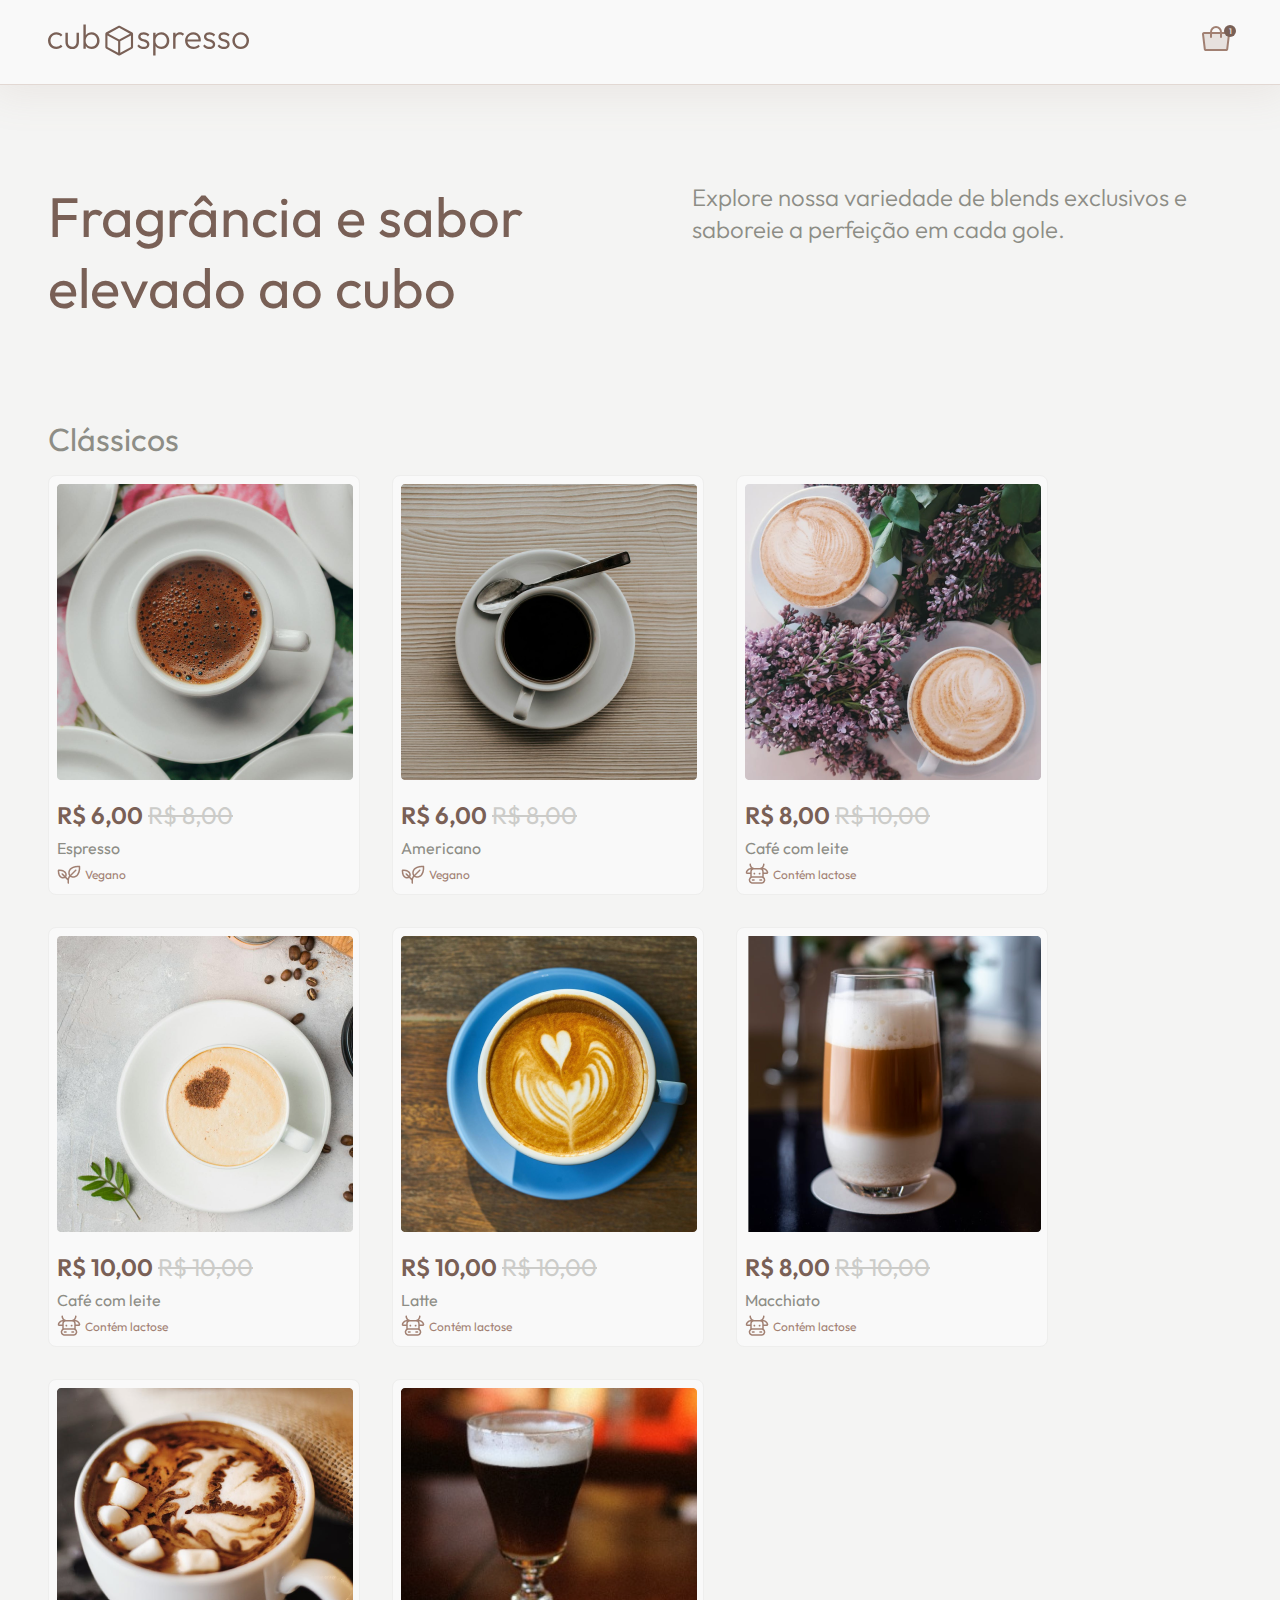
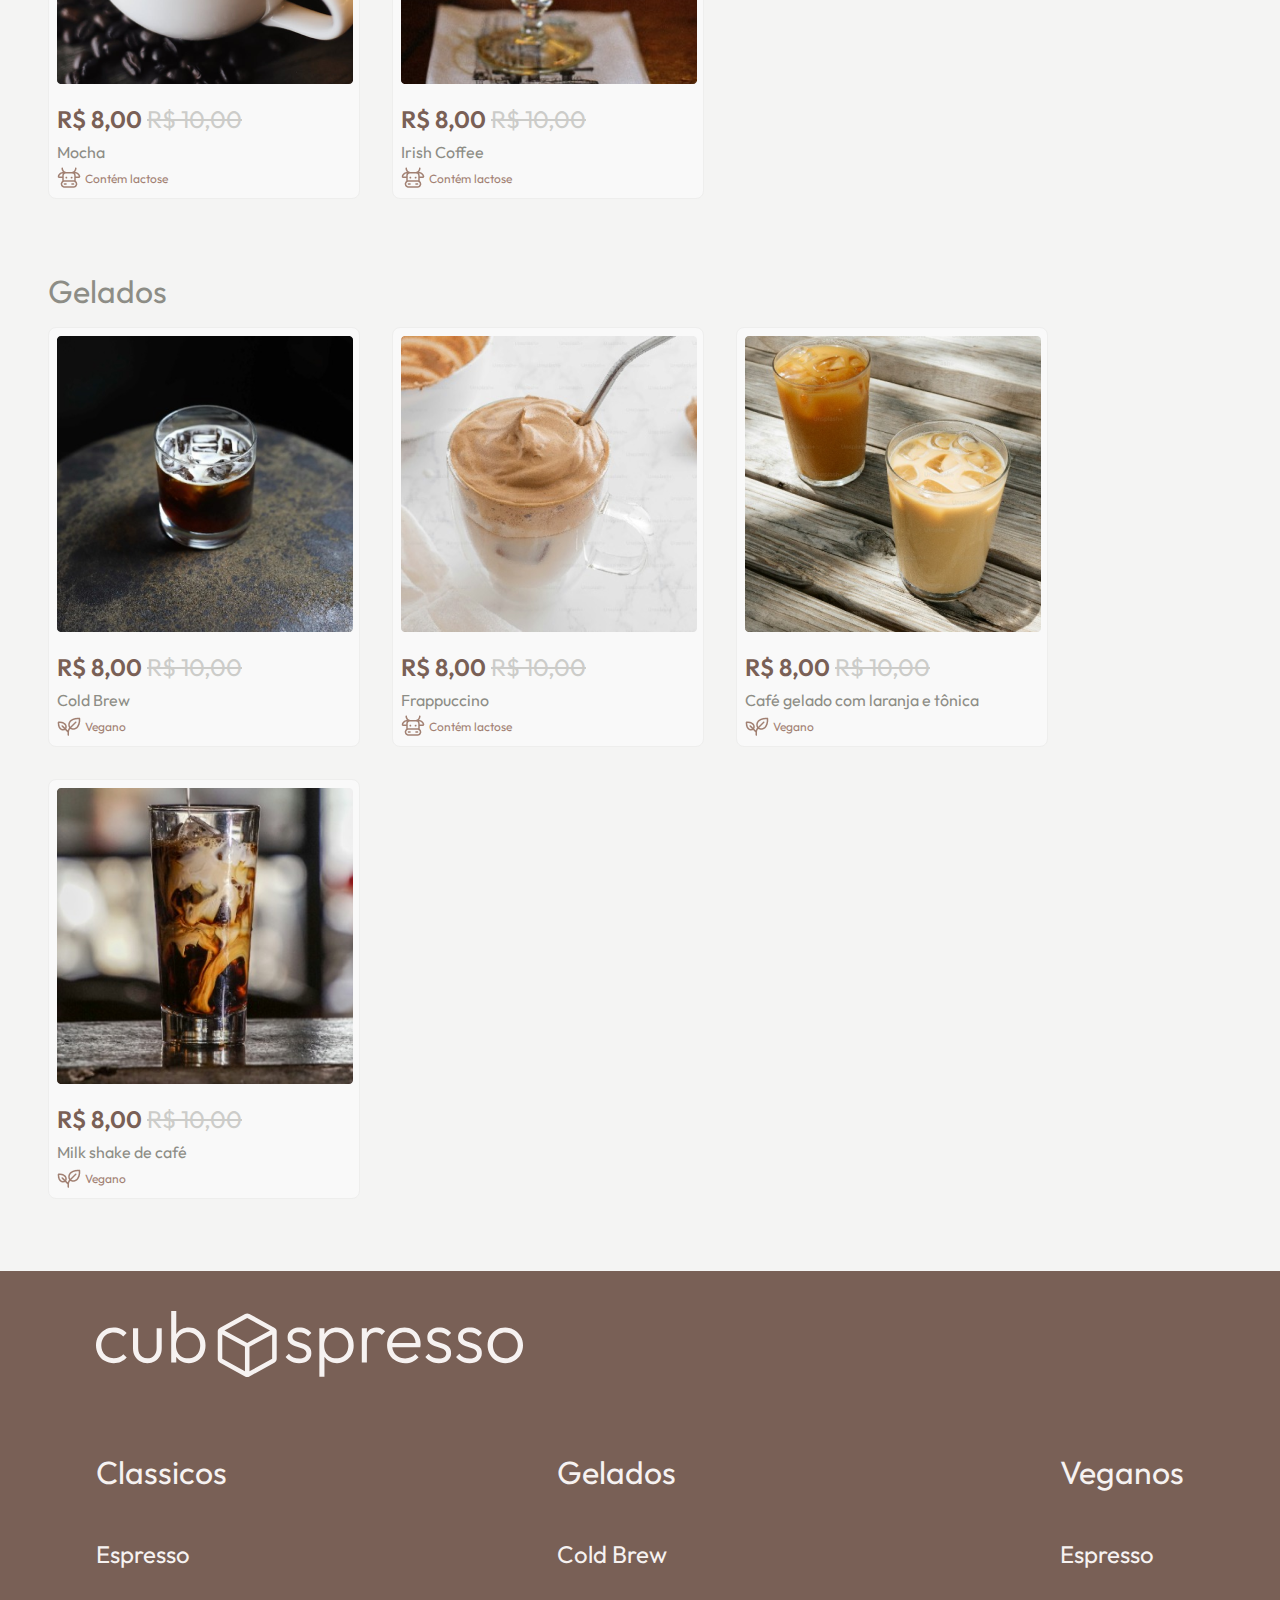
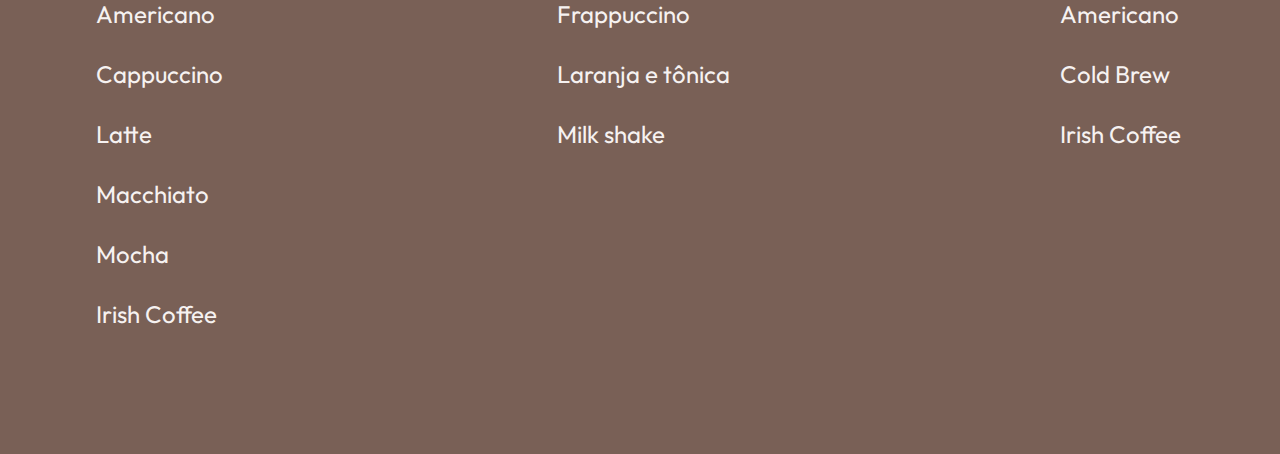
<file: index.html>
<!DOCTYPE html>
<html lang="pt-BR">
<head>
  <script src="./script/script.js"></script>
  <meta charset="UTF-8">
  <meta name="viewport" content="width=device-width, initial-scale=1.0">
  <link rel="preconnect" href="https://fonts.googleapis.com">
  <link rel="preconnect" href="https://fonts.gstatic.com" crossorigin>
  <link href="https://fonts.googleapis.com/css2?family=Inter:wght@100..900&family=Outfit:wght@100..900&family=Source+Sans+3:ital,wght@0,200..900;1,200..900&display=swap" rel="stylesheet">
  <title>Cubospresso</title>
  <link rel="stylesheet" href="./css/global.css">
  <link rel="stylesheet" href="./css/home.css">
</head>
<body>
  <header class="header">
    <div class="container">
      <a href="./index.html">
        <img src="./image/logo.svg" alt="logo cubospresso">
      </a>
      <a href="#" class="link__quantity">
        <img src="./image/Tote.svg" alt="Carrinho">
        <span class="badge__quantity">1</span>
      </a>
    </div>
  </header>
  <main>
    <section class="slogan">
      <div class="container">
        <h1 class="slogan__title">Fragrância e sabor elevado ao cubo</h1>
        <p class="slogan__text">
          Explore nossa variedade de blends exclusivos e saboreie a perfeição em cada gole.
        </p>
      </div>
    </section>
    <section class="products">
      <div class="container">
        <h2 class="products__title">Clássicos</h2>
        <div class="products__list">
          <script>
            // Chama a função assim que a página carregar
            document.addEventListener('DOMContentLoaded', () => {
              const containers = document.querySelectorAll('.products__list');
              let categoria1 = 'classicos';
              let categoria2 = 'gelados';
              renderizarProdutos(categoria1, containers[0]);
              renderizarProdutos(categoria2, containers[1]);
          });
        </script>
        </div>
      </div>
    </section>
    <section class="products">
      <div class="container">
        <h2 class="products__title">Gelados</h2>
        <div class="products__list">     
        </div>
      </div>
    </section>
  </main>
  <footer class="footer">
    <section class="container">
      <img src="./image/logo-02.svg" alt="logo cubospresso">
      <div class="footer__list">
        <div class="footer__list--item">
          <h3>Classicos</h3>
          <ul>
            <li>Espresso</li>
            <li>Americano</li>
            <li>Cappuccino</li>
            <li>Latte</li>
            <li>Macchiato</li>
            <li>Mocha</li>
            <li>Irish Coffee</li>
          </ul>
        </div>
        <div class="footer__list--item">
          <h3>Gelados</h3>
          <ul>
            <li>Cold Brew</li>
            <li>Frappuccino</li>
            <li>Laranja e tônica</li>
            <li>Milk shake</li>
          </ul>
        </div>
        <div class="footer__list--item">
          <h3>Veganos</h3>
          <ul>
            <li>Espresso</li>
            <li>Americano</li>
            <li>Cold Brew</li>
            <li>Irish Coffee</li>          
          </ul>
        </div>
      </div>
    </section>
  </footer>
</body>
</html>
</file>
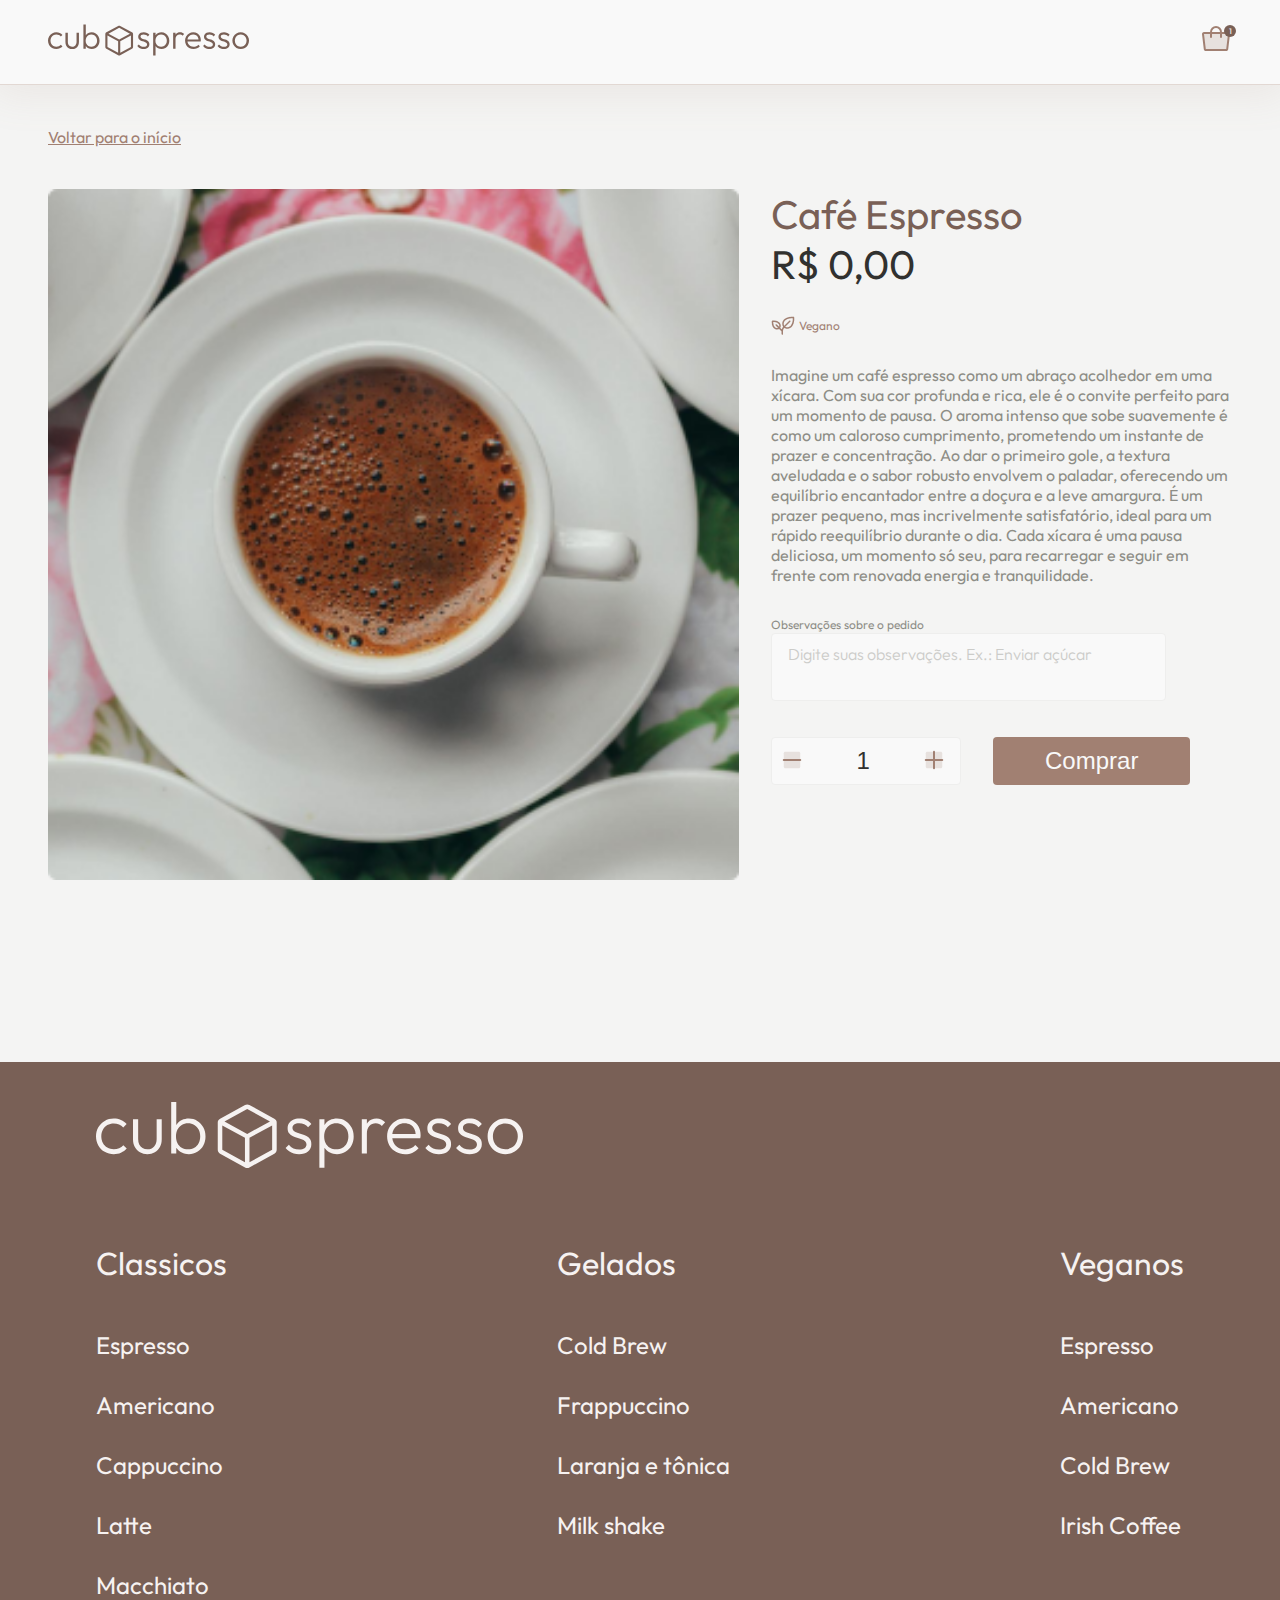
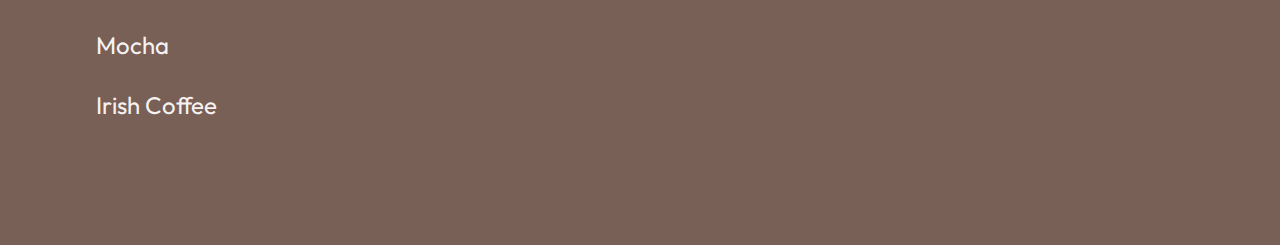
<file: product.html>
<!DOCTYPE html>
<html lang="pt-BR">
<head>
  <script src="./script/script.js"></script>
  <meta charset="UTF-8">
  <meta name="viewport" content="width=device-width, initial-scale=1.0">
  <link rel="preconnect" href="https://fonts.googleapis.com">
  <link rel="preconnect" href="https://fonts.gstatic.com" crossorigin>
  <link href="https://fonts.googleapis.com/css2?family=Inter:wght@100..900&family=Outfit:wght@100..900&family=Source+Sans+3:ital,wght@0,200..900;1,200..900&display=swap" rel="stylesheet">
  <title>Cubospresso</title>
  <link rel="stylesheet" href="./css/global.css">
  <link rel="stylesheet" href="./css/product.css">
</head>
<body>
  <script>
    document.addEventListener('DOMContentLoaded', async () => {
      let idProduto = getQueryParam('p');
      console.log('id do produto', idProduto);
      if (idProduto) {
          const produto = await getProductById(parseInt(idProduto));
          console.log(produto)
          const title = document.getElementsByClassName('product__title');
          console.log(title)
          const price = document.getElementsByClassName('product__price');
          const description = document.getElementsByClassName('product__description');
          const image = document.getElementsByClassName('product__image');
          const tag = document.getElementsByClassName("product__tag")
          title[0].innerText = produto.nome;
          price[0].innerText = `R$ ${(produto.preco.por / 100).toFixed(2).replace('.', ',')}`;
          description[0].innerText = produto.descricao;
          image[0].src = produto.imagem;
          image[0].alt = produto.nome;

        if(produto.vegano) {
          tag[0].children[0].src = "./image/Plant.png"
          tag[0].children[0].alt = "Planta"
          tag[0].children[1].innerText = 'Vegano'
        } else {
          tag[0].children[0].src = "./image/Cow.png"
          tag[0].children[0].alt = 'Lactose'
          tag[0].children[1].innerText = 'Contém lactose'
        }

          }
        })
  </script>
  <header class="header">
    <div class="container">
      <a href="./index.html">
        <img src="./image/logo.svg" alt="logo cubospresso">
      </a>
      <a href="#" class="link__quantity">
        <img src="./image/Tote.svg" alt="Carrinho">
        <span class="badge__quantity">1</span>
      </a>
    </div>
  </header>
  <main>
    <div class="container product__container">
      <a href="./index.html" class="product__link">Voltar para o início</a>
      <section class="product">
        <div class="product__container--image">
          <img src="./image/product-01.png" class="product__image" alt="produto 1">
        </div>
        <div class="product__data">
          <h1 class="product__title">Café Espresso</h1>
          <h2 class="product__price">R$ 0,00</h2>
          <div class="product__tag">
            <img src="./image/Plant.png" alt="planta">
            <span>Vegano</span>
          </div>
          <p class="product__description">
            Imagine um café espresso como um abraço acolhedor em uma xícara. Com sua cor profunda e rica, ele é o convite perfeito para um momento de pausa. O aroma intenso que sobe suavemente é como um caloroso cumprimento, prometendo um instante de prazer e concentração. Ao dar o primeiro gole, a textura aveludada e o sabor robusto envolvem o paladar, oferecendo um equilíbrio encantador entre a doçura e a leve amargura. É um prazer pequeno, mas incrivelmente satisfatório, ideal para um rápido reequilíbrio durante o dia. Cada xícara é uma pausa deliciosa, um momento só seu, para recarregar e seguir em frente com renovada energia e tranquilidade.
          </p>
          <form>
            <section class="product__observation">
              <label for="observation">Observações sobre o pedido</label>
              <textarea rows="3" name="observation" id="observation" placeholder="Digite suas observações. Ex.: Enviar açúcar"></textarea>
            </section>
            <div class="product__buy">
              <section class="product__quantity">
                <button class="product__quantity--minus">
                  <img src="./image/Minus.svg" alt="menos um">
                </button>
                <input type="text" class="product__quantity--input" value="1">
                <button class="product__quantity--plus">
                  <img src="./image/Plus.svg" alt="mais um">
                </button>
              </section>
              <button class="product__button">
                Comprar
              </button>
            </div>
          </form>
        </div>
      </section>
    </div>

  </main>
  <footer class="footer">
    <section class="container">
      <img src="./image/logo-02.svg" alt="logo cubospresso">
      <div class="footer__list">
        <div class="footer__list--item">
          <h3>Classicos</h3>
          <ul>
            <li>Espresso</li>
            <li>Americano</li>
            <li>Cappuccino</li>
            <li>Latte</li>
            <li>Macchiato</li>
            <li>Mocha</li>
            <li>Irish Coffee</li>
          </ul>
        </div>
        <div class="footer__list--item">
          <h3>Gelados</h3>
          <ul>
            <li>Cold Brew</li>
            <li>Frappuccino</li>
            <li>Laranja e tônica</li>
            <li>Milk shake</li>
          </ul>
        </div>
        <div class="footer__list--item">
          <h3>Veganos</h3>
          <ul>
            <li>Espresso</li>
            <li>Americano</li>
            <li>Cold Brew</li>
            <li>Irish Coffee</li>          
          </ul>
        </div>
      </div>
    </section>
  </footer>
</body>
</html>
</file>
<file: css/global.css>
:root {
  --brown-100: #f6f2f1;
  --brown-200: #f1ecea;
  --brown-300: #e2d8d3;
  --brown-400: #a18072;
  --brown-500: #917367;
  --brown-600: #81665b;
  --brown-700: #796056;
  --brown-800: #614d44;
  --brown-900: #483a33;
  --brown-950: #382d28;

  --gray-100: #f9f9f9;
  --gray-200: #ededec;
  --gray-300: #e3e3e1;
  --gray-400: #f4f4f3;
  --gray-500: #e6e6e4;
  --gray-600: #d8d8d6;
  --gray-700: #eeeeed;
  --gray-800: #ccccc9;
  --gray-900: #8d8d86;
  --gray-950: #31312f;
}

* {
  margin: 0;
  padding: 0;
  box-sizing: border-box;
  outline: none;
}

html {
  font-size: 62.5%;
}

a {
  color: inherit;
  text-decoration: none;
}

button {
  cursor: pointer;
}

body, textarea {  
  background-color: var(--gray-400);
  font-family: "Outfit", sans-serif; 
  -webkit-font-smoothing: antialiased;
  font-size: 1.6rem;
}

.container {
  width: 100%;
  max-width: 1440px;
  padding: 0 48px;
  margin: auto;
}

.header {
  padding: 24px 0; 
  border-bottom: 1px solid var(--brown-300);
  background: var(--gray-100);
  box-shadow: 0px 0px 44px 8px rgba(161, 128, 114, 0.12);
}

.header .container,
.slogan .container {
  display: flex;
  justify-content: space-between;
}

.slogan {
  padding: 96px 0; 
}

.slogan__title {
  color: var(--brown-700); 
  font-size: 5.6rem;
  font-style: normal;
  font-weight: 400;
  line-height: normal;

  width: 541px;
}

.slogan__text {
  color: var(--gray-900);
  font-size: 2.4rem;
  font-style: normal;
  font-weight: 300;
  line-height: 32px; 

  width: 540px;
}


.footer {
  background-color: var(--brown-700);
  color: var(--brown-100); 
  font-size: 2.4rem;
  font-style: normal;
  font-weight: 400;
  line-height: 24px; /* 100% */
  padding: 40px 48px 110px 48px
}

.footer img {
  padding-bottom: 72px;
}

.footer h3 {
  padding-bottom: 32px;
  font-size: 3.2rem;
  font-style: normal;
  font-weight: 400;
  line-height: normal;
}

.footer__list {
  display: flex;
  justify-content: space-between;
}

.footer__list--item ul {
  list-style: none;
}

.footer__list--item li{
  padding: 18px 0
}

.product__tag {
  display: flex;
  align-items: center;
  gap: 4px;
  color: var(--brown-400);
  font-size: 1.2rem;
  font-style: normal;
  font-weight: 400;
  line-height: normal;
}
.link__quantity {
  position: relative;
}
.badge__quantity {
  border-radius: 24px;
  background: var(--brown-700);
  width: 12px;
  height: 12px;
  padding: 2px;
  position: absolute;
  right: -4px;
  top: 1px;
  color: var(--brown-100);
  text-align: center;
  font-size: 0.8rem;
  font-style: normal;
  font-weight: 500;
  line-height: 8px;
}

/* responsividade */

@media (max-width: 768px) {
  .container {
    padding: 0 24px;
  }

  .slogan {
    padding: 25px 0; 
  }

  .slogan .container {
    display: block;
    padding: 0 24px;
  }
  
  .slogan__title {
    width: auto;
    font-size: 3.2rem;
  }

  .slogan__text {
    font-size: 18px;
    width: auto;
  }

  .footer {
    padding: 40px 24px;
  }

  .footer img {
    padding-bottom: 72px;
    max-width: 312px;
    width: 100%;
  }

  .footer__list {
    flex-wrap: wrap;
    row-gap: 48px;
  }

  .footer__list--item {
    width: 100%;
  }
}
</file>
<file: css/home.css>
.products__title {
  color: var(--gray-900);
  font-size: 3.2rem;
  font-style: normal;
  font-weight: 400;
  line-height: normal;
  margin-bottom: 16px;
}

.products__list {
  display: flex;
  gap: 32px;
  flex-wrap: wrap;
  margin-bottom: 72px;
}

.products__list--item {
  width: 312px;
  border-radius: 8px;
  border: 1px solid var(--gray-700);
  background: var(--gray-100); 
  padding: 8px;
}

.products__list--price {
  color: var(--brown-700);
  font-size: 2.4rem;
  font-style: normal;
  font-weight: 600;
  line-height: normal;
  margin-top: 16px;
}

.products__list--price span {
  color: var(--gray-800);
  font-size: 2.4rem;
  font-style: normal;
  font-weight: 400;
  line-height: normal;
  text-decoration-line: line-through;

}
.products__list--name {
  color: var(--gray-900);
  font-size: 1.6rem;
  font-style: normal;
  font-weight: 400;
  line-height: normal;
}

.products__list--name {
  color: var(--gray-900);
  font-size: 1.6rem;
  font-style: normal;
  font-weight: 400;
  line-height: normal;
  margin-top: 8px;
}

.product__tag {
  margin-top: 4px
}

/* responsividade */

@media (max-width: 768px) {   
  .products__list {
    flex-wrap: nowrap;
    margin-bottom: 72px;
    overflow-x: auto;
  }
}
</file>
<file: css/product.css>
.product__link {
  color: var(--brown-400);
  font-size: 1.6rem;
  font-style: normal;
  font-weight: 400;
  line-height: 24px; /* 150% */
  text-decoration: underline;
}

.product {
  display: flex;
  padding-top: 40px;
  gap: 32px
}

.product__container--image {
  width: 60%;
}

.product__data { 
  width: 40%;
}

.product__container {
  padding-top: 40px;
  padding-bottom: 178px;
}

.product__image {
  width: 100%;
  object-fit: cover;
  border-radius: 4px;
}

.product__title {
  color: var(--brown-700);
  font-size: 4.0rem;
  font-style: normal;
  font-weight: 400;
  line-height: normal;
}

.product__price {
  color: var(--gray-950);
  font-size: 4.0rem;
  font-style: normal;
  font-weight: 400;
  line-height: normal;
}

.product__description {
  color: var(--gray-900);
  font-size: 1.6rem;
  font-style: normal;
  font-weight: 400;
  line-height: normal;
}

.product__tag {
  padding-top: 24px;
  padding-bottom: 28px;
}

.product__observation {
  padding-top: 32px;
}

.product__observation label{
  color: var(--gray-900);
  font-size: 1.2rem;
  font-style: normal;
  font-weight: 400;
  line-height: 16px; /* 133.333% */
  display: block;
}

.product__observation textarea {
  border-radius: 4px;
  border: 1px solid var(--gray-700);
  background: var(--gray-100);
  font-size: 1.6rem;
  font-style: normal;
  font-weight: 300;
  line-height: 24px; /* 150% */
  width: 395px;
  height: 68px;
  padding: 8px 16px;
  resize: none
}

.product__observation textarea::placeholder {
  color: var(--gray-800);  
}

.product__quantity--minus,
.product__quantity--plus,
.product__quantity--input {
  background-color: transparent;
  border: 0;
  cursor: pointer;
}

.product__quantity--input  {
  color: var(--gray-950);
  font-size: 2.4rem;
  font-style: normal;
  font-weight: 400;
  line-height: 24px; /* 100% */
  width: 118px;
  text-align: center;
}

.product__quantity {
  border-radius: var(--corner-radius, 4px);
  border: 1px solid var(--gray-700);
  background: var(--gray-100);
  width: 190px;
  height: 48px;
  padding: 8px;
  display: flex;
}

.product__button {
  border-radius: 4px;
  background: var(--brown-400);
  color: var(--gray-100);
  width: 197px;
  height: 48px;
  font-size: 2.4rem;
  font-style: normal;
  font-weight: 400;
  border: 0;
  line-height: 24px; /* 100% */
}

.product__buy {
  padding-top: 32px;
  display: flex;
  gap: 32px
}


@media (max-width: 768px) {   
  .product {
    padding-top: 10px;
  }

  .product__data {
    padding-top: 22px;
    width: 100%;
  }
  
  .product__container--image {
    width: 100%;
  }

  .product__tag {
    padding: 8px 0
  }

  .product,
  .product__buy {
    display: block;
  }

  .product__image {
    width: 100%;    
    height: auto;
  }

  .product__observation textarea,
  .product__quantity,
  .product__button {
    width: 100%;
  }

  .product__quantity--input {
    width: calc(100% - 32px);
  }

  .product__quantity {
    margin-bottom: 8px;
  }

  .product__observation,
  .product__buy {
    padding-top: 24px;
  }
}
</file>
